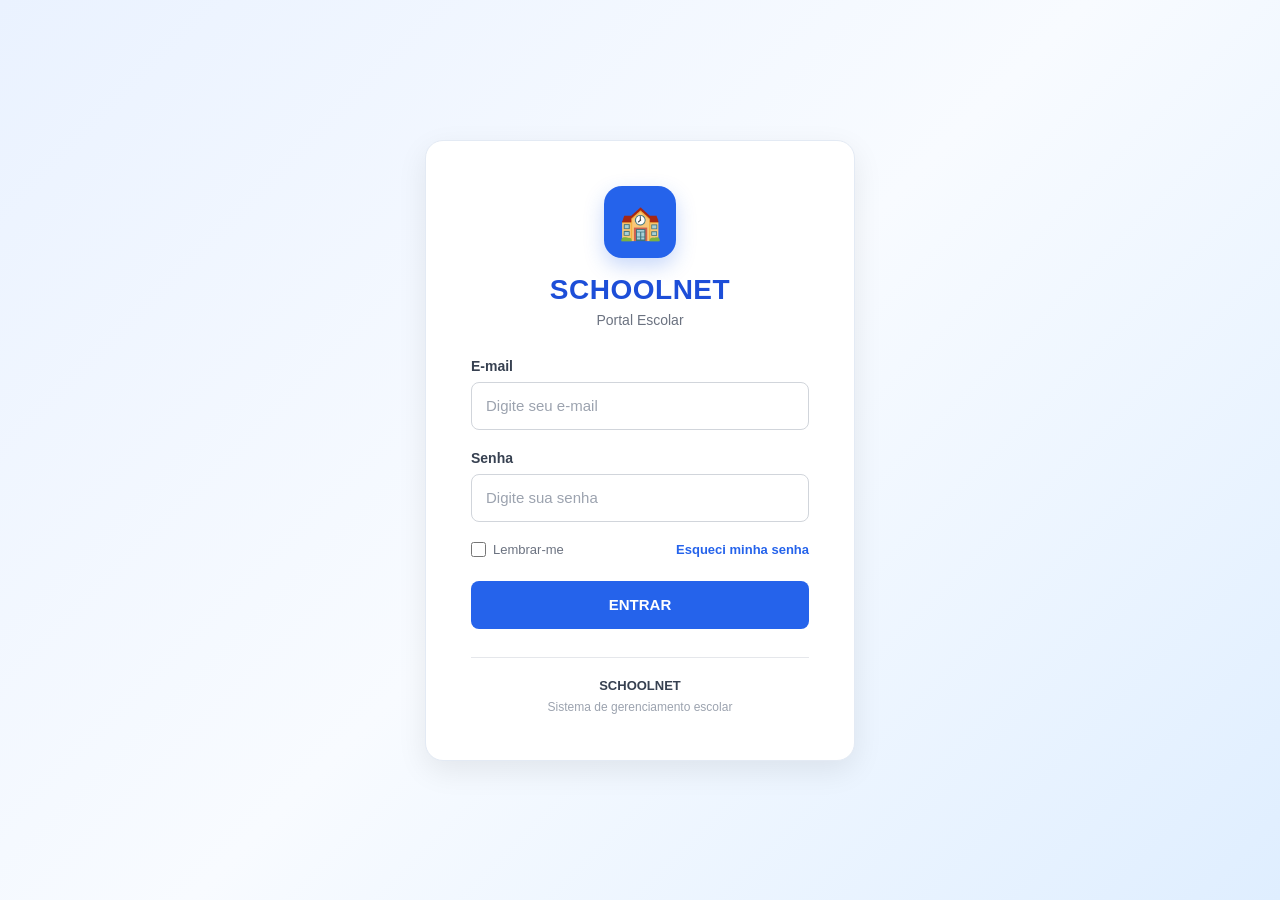
<file: index.html>
<!DOCTYPE html>
<html lang="pt-BR">

<head>
    <meta charset="UTF-8">

    <meta name="viewport" content="width=device-width, initial-scale=1.0">

    <title>SCHOOLNET</title>

    <link rel="stylesheet" href="style.css">
</head>

<body class="login-page">

    <main class="login-container">

        <section class="login-card">

            <!-- CABEÇALHO -->
            <header class="login-header">

                <div class="logo">
                    🏫
                </div>

                <h1>SCHOOLNET</h1>

                <p>Portal Escolar</p>

            </header>


            <!-- MENSAGEM DE ERRO -->
            <div
                id="loginMessage"
                class="message message-error hidden"
                role="alert"
            >
                E-mail ou senha incorretos.
            </div>


            <!-- FORMULÁRIO -->
            <form id="loginForm">

                <!-- E-MAIL -->
                <div class="form-group">

                    <label for="email">
                        E-mail
                    </label>

                    <input
                        type="email"
                        id="email"
                        name="email"
                        placeholder="Digite seu e-mail"
                        autocomplete="email"
                        required
                    >

                </div>


                <!-- SENHA -->
                <div class="form-group">

                    <label for="password">
                        Senha
                    </label>

                    <input
                        type="password"
                        id="password"
                        name="password"
                        placeholder="Digite sua senha"
                        autocomplete="current-password"
                        required
                    >

                </div>


                <!-- OPÇÕES -->
                <div class="login-options">

                    <label class="remember-me">

                        <input
                            type="checkbox"
                            id="remember"
                            name="remember"
                        >

                        <span>Lembrar-me</span>

                    </label>


                    <a
                        href="#"
                        id="forgotPassword"
                    >
                        Esqueci minha senha
                    </a>

                </div>


                <!-- BOTÃO -->
                <button
                    type="submit"
                    id="loginButton"
                    class="btn btn-primary"
                >
                    ENTRAR
                </button>

            </form>


            <!-- RODAPÉ -->
            <footer class="login-footer">

                <p>SCHOOLNET</p>

                <span>
                    Sistema de gerenciamento escolar
                </span>

            </footer>

        </section>

    </main>


    <!-- JAVASCRIPT EXTERNO -->
    <script src="api.js"></script>
    <script src="auth.js"></script>

</body>

</html>
</file>
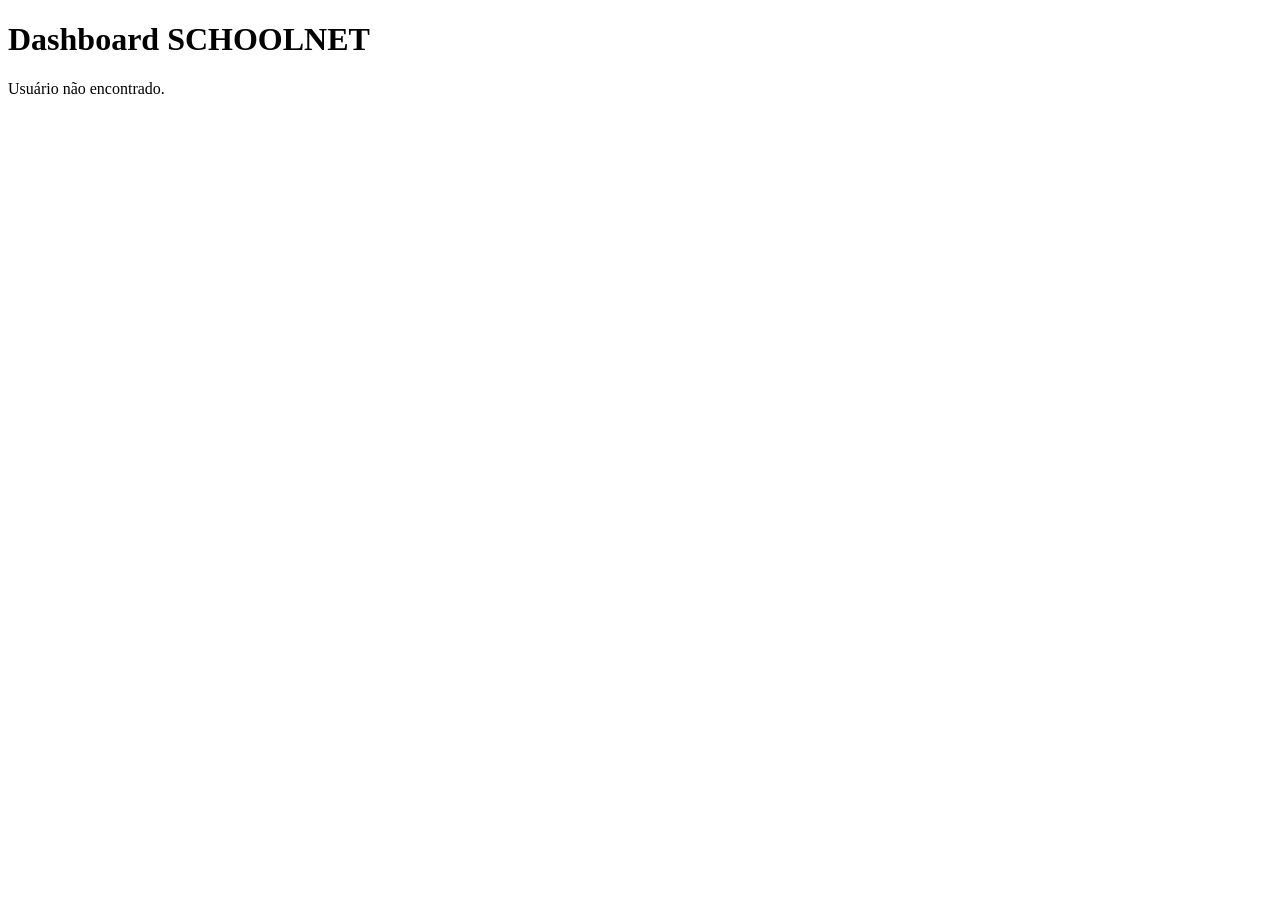
<file: dashboard.html>
<!DOCTYPE html>
<html lang="pt-BR">

<head>

    <meta charset="UTF-8">

    <meta
        name="viewport"
        content="width=device-width, initial-scale=1.0"
    >

    <title>Dashboard - SCHOOLNET</title>

</head>

<body>

    <h1>Dashboard SCHOOLNET</h1>

    <p id="welcome"></p>


    <script>

        const user =
            JSON.parse(
                localStorage.getItem("user")
            );


        if (user) {

            document.getElementById("welcome").textContent =
                `Olá, ${user.name}!`;

        } else {

            document.getElementById("welcome").textContent =
                "Usuário não encontrado.";

        }

    </script>

</body>

</html>
</file>
<file: style.css>
/* =========================================
   RESET
========================================= */

* {
    margin: 0;
    padding: 0;
    box-sizing: border-box;
}


/* =========================================
   CONFIGURAÇÕES GERAIS
========================================= */

html {
    font-size: 16px;
}

body {
    font-family: Arial, Helvetica, sans-serif;
    min-height: 100vh;
    color: #1f2937;
}


/* =========================================
   PÁGINA DE LOGIN
========================================= */

.login-page {
    min-height: 100vh;

    display: flex;
    align-items: center;
    justify-content: center;

    padding: 20px;

    background: linear-gradient(
        135deg,
        #eaf2ff 0%,
        #f8fbff 50%,
        #dfeeff 100%
    );
}


/* =========================================
   CONTAINER
========================================= */

.login-container {
    width: 100%;
    max-width: 430px;
}


/* =========================================
   CARD
========================================= */

.login-card {
    width: 100%;

    padding: 40px;

    background-color: #ffffff;

    border: 1px solid #e3eaf4;

    border-radius: 18px;

    box-shadow:
        0 10px 30px rgba(0, 0, 0, 0.08);
}


/* =========================================
   CABEÇALHO
========================================= */

.login-header {
    text-align: center;

    margin-bottom: 30px;
}


/* =========================================
   LOGO
========================================= */

.logo {
    width: 72px;
    height: 72px;

    margin: 0 auto 16px;

    display: flex;
    align-items: center;
    justify-content: center;

    background-color: #2563eb;

    border-radius: 18px;

    font-size: 34px;

    box-shadow:
        0 8px 20px rgba(37, 99, 235, 0.25);
}


/* =========================================
   TÍTULO
========================================= */

.login-header h1 {
    margin-bottom: 6px;

    color: #1d4ed8;

    font-size: 28px;

    font-weight: 700;

    letter-spacing: 0.5px;
}


/* =========================================
   SUBTÍTULO
========================================= */

.login-header p {
    color: #6b7280;

    font-size: 14px;
}


/* =========================================
   FORMULÁRIO
========================================= */

.form-group {
    margin-bottom: 20px;
}


/* =========================================
   LABEL
========================================= */

.form-group label {
    display: block;

    margin-bottom: 8px;

    color: #374151;

    font-size: 14px;

    font-weight: 600;
}


/* =========================================
   INPUT
========================================= */

.form-group input {
    width: 100%;
    height: 48px;

    padding: 0 14px;

    background-color: #ffffff;

    border: 1px solid #d1d5db;

    border-radius: 8px;

    outline: none;

    color: #111827;

    font-size: 15px;

    transition:
        border-color 0.2s ease,
        box-shadow 0.2s ease;
}


/* =========================================
   PLACEHOLDER
========================================= */

.form-group input::placeholder {
    color: #9ca3af;
}


/* =========================================
   INPUT EM FOCO
========================================= */

.form-group input:focus {
    border-color: #2563eb;

    box-shadow:
        0 0 0 3px rgba(37, 99, 235, 0.12);
}


/* =========================================
   OPÇÕES
========================================= */

.login-options {
    display: flex;

    align-items: center;

    justify-content: space-between;

    gap: 10px;

    margin-bottom: 24px;

    font-size: 13px;
}


/* =========================================
   LEMBRAR-ME
========================================= */

.remember-me {
    display: flex;

    align-items: center;

    gap: 7px;

    color: #6b7280;

    cursor: pointer;
}


.remember-me input {
    width: 15px;
    height: 15px;

    cursor: pointer;
}


/* =========================================
   ESQUECI A SENHA
========================================= */

.login-options a {
    color: #2563eb;

    font-weight: 600;

    text-decoration: none;
}


.login-options a:hover {
    text-decoration: underline;
}


/* =========================================
   BOTÃO
========================================= */

.btn {
    width: 100%;
    height: 48px;

    border: none;

    border-radius: 8px;

    cursor: pointer;

    font-size: 15px;

    font-weight: 700;

    transition:
        background-color 0.2s ease,
        transform 0.1s ease,
        box-shadow 0.2s ease;
}


/* =========================================
   BOTÃO PRIMÁRIO
========================================= */

.btn-primary {
    background-color: #2563eb;

    color: #ffffff;
}


/* =========================================
   HOVER
========================================= */

.btn-primary:hover {
    background-color: #1d4ed8;

    box-shadow:
        0 5px 15px rgba(37, 99, 235, 0.2);
}


/* =========================================
   CLIQUE
========================================= */

.btn-primary:active {
    transform: scale(0.99);
}


/* =========================================
   DESABILITADO
========================================= */

.btn:disabled {
    opacity: 0.7;

    cursor: not-allowed;

    box-shadow: none;
}


/* =========================================
   MENSAGENS
========================================= */

.message {
    padding: 12px 14px;

    margin-bottom: 20px;

    border-radius: 8px;

    font-size: 14px;

    line-height: 1.4;
}


/* =========================================
   ERRO
========================================= */

.message-error {
    background-color: #fef2f2;

    color: #b91c1c;

    border: 1px solid #fecaca;
}


/* =========================================
   SUCESSO
========================================= */

.message-success {
    background-color: #f0fdf4;

    color: #15803d;

    border: 1px solid #bbf7d0;
}


/* =========================================
   ESCONDIDO
========================================= */

.hidden {
    display: none;
}


/* =========================================
   RODAPÉ
========================================= */

.login-footer {
    margin-top: 28px;

    padding-top: 20px;

    text-align: center;

    border-top: 1px solid #e5e7eb;
}


.login-footer p {
    margin-bottom: 4px;

    color: #374151;

    font-size: 13px;

    font-weight: 700;
}


.login-footer span {
    color: #9ca3af;

    font-size: 12px;
}


/* =========================================
   RESPONSIVIDADE
========================================= */

@media (max-width: 480px) {

    .login-page {
        padding: 15px;
    }


    .login-card {
        padding: 30px 22px;

        border-radius: 14px;
    }


    .logo {
        width: 62px;
        height: 62px;

        font-size: 29px;

        border-radius: 15px;
    }


    .login-header h1 {
        font-size: 24px;
    }


    .login-header p {
        font-size: 13px;
    }


    .login-options {
        flex-direction: column;

        align-items: flex-start;
    }


    .form-group input {
        height: 46px;
    }


    .btn {
        height: 46px;
    }
}


/* =========================================
   TELAS GRANDES
========================================= */

@media (min-width: 1200px) {

    .login-card {
        padding: 45px;
    }

}
</file>
